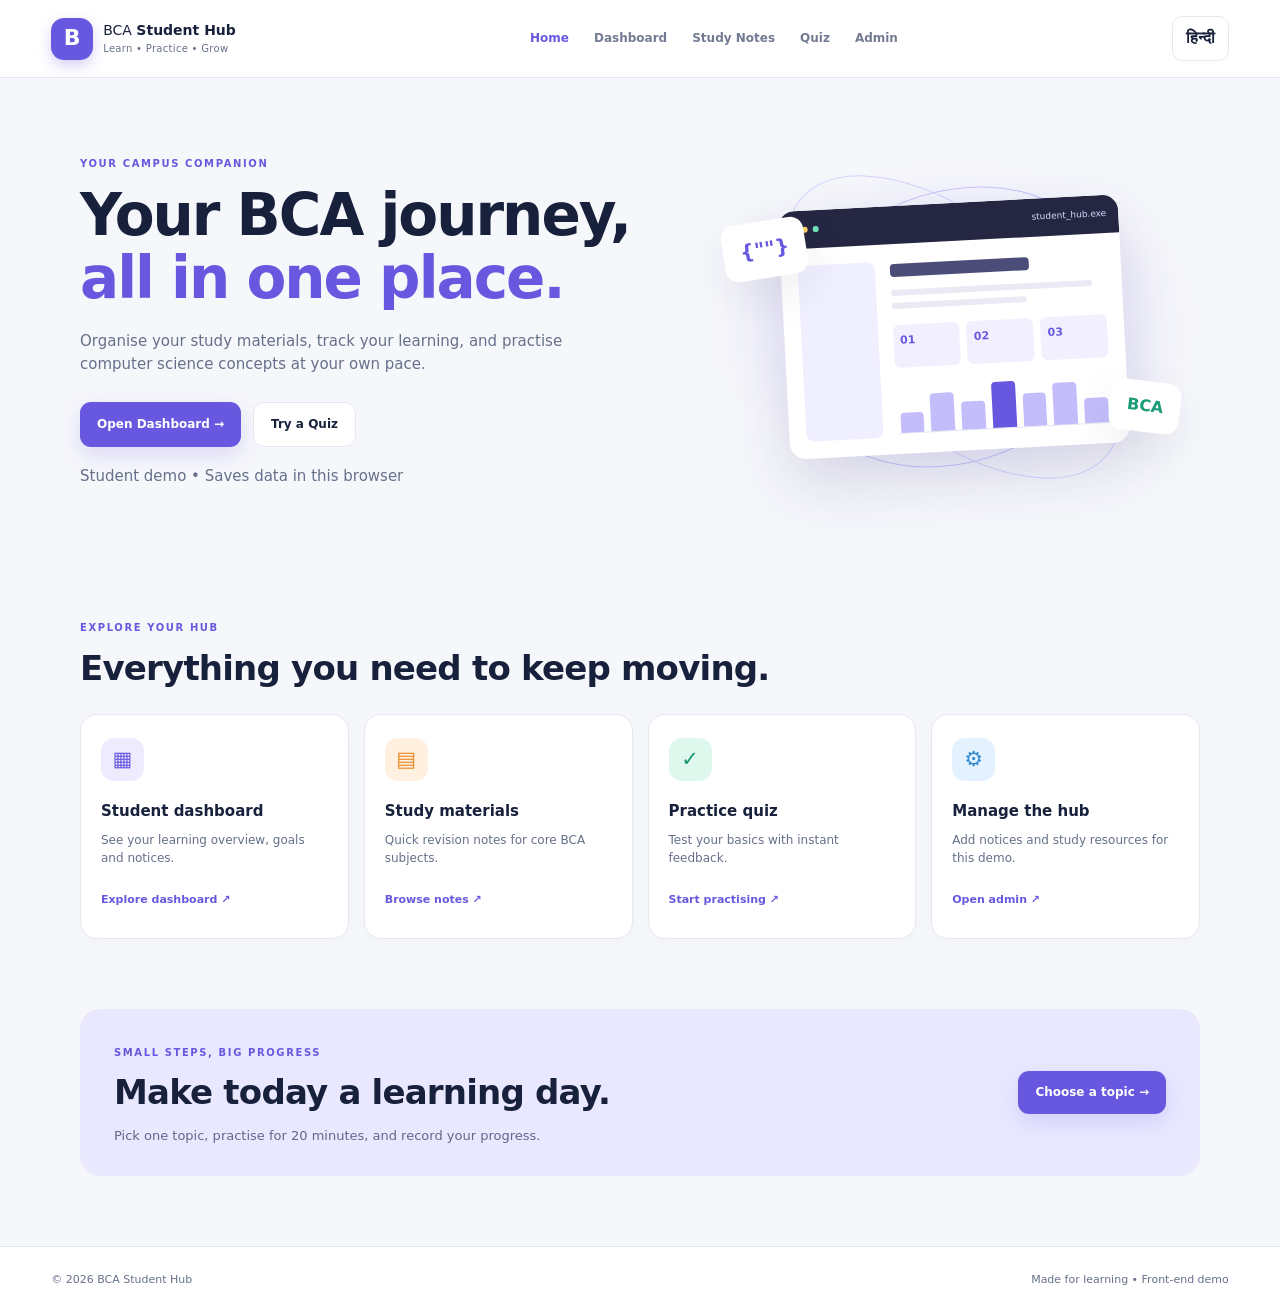
<file: index.html>
<!doctype html>
<html lang="en">
<head>
  <meta charset="utf-8"><meta name="viewport" content="width=device-width,initial-scale=1">
  <title>BCA Student Hub</title>
  <link rel="stylesheet" href="style.css">
  <script defer src="script.js"></script>
</head>
<body data-page="home">
<header class="topbar">
  <a class="brand" href="index.html"><span class="brand-mark">B</span><span>BCA <b>Student Hub</b><small data-en="Learn • Practice • Grow" data-hi="सीखें • अभ्यास करें • आगे बढ़ें">Learn • Practice • Grow</small></span></a>
  <nav><a class="active" href="index.html" data-en="Home" data-hi="होम">Home</a><a href="dashboard.html" data-en="Dashboard" data-hi="डैशबोर्ड">Dashboard</a><a href="notes.html" data-en="Study Notes" data-hi="स्टडी नोट्स">Study Notes</a><a href="quiz.html" data-en="Quiz" data-hi="क्विज़">Quiz</a><a href="admin.html" data-en="Admin" data-hi="एडमिन">Admin</a></nav>
  <button class="lang-toggle" id="langToggle" type="button">हिन्दी</button>
</header>
<main>
  <section class="hero wrap">
    <div class="hero-copy"><span class="eyebrow" data-en="YOUR CAMPUS COMPANION" data-hi="आपका पढ़ाई का साथी">YOUR CAMPUS COMPANION</span>
      <h1 data-en="Your BCA journey, <em>all in one place.</em>" data-hi="आपकी BCA पढ़ाई, <em>एक ही जगह।</em>">Your BCA journey, <em>all in one place.</em></h1>
      <p data-en="Organise your study materials, track your learning, and practise computer science concepts at your own pace." data-hi="अपने स्टडी मटेरियल व्यवस्थित करें, पढ़ाई की प्रगति देखें और कंप्यूटर साइंस का अभ्यास अपनी गति से करें।">Organise your study materials, track your learning, and practise computer science concepts at your own pace.</p>
      <div class="actions"><a class="btn primary" href="dashboard.html" data-en="Open Dashboard →" data-hi="डैशबोर्ड खोलें →">Open Dashboard →</a><a class="btn secondary" href="quiz.html" data-en="Try a Quiz" data-hi="क्विज़ दें">Try a Quiz</a></div>
      <p class="tiny" data-en="Student demo • Saves data in this browser" data-hi="स्टूडेंट डेमो • डेटा इसी ब्राउज़र में सेव होता है">Student demo • Saves data in this browser</p>
    </div>
    <div class="hero-art"><div class="orbit orbit-one"></div><div class="orbit orbit-two"></div><div class="screen-card"><div class="screen-top"><i></i><i></i><i></i><span>student_hub.exe</span></div><div class="screen-body"><div class="mini-side"></div><div class="mini-content"><div class="mini-title"></div><div class="mini-line"></div><div class="mini-line short"></div><div class="mini-stats"><span>01</span><span>02</span><span>03</span></div><div class="mini-chart"><b></b><b></b><b></b><b></b><b></b><b></b><b></b></div></div></div></div><div class="floating-tag tag-a">{"</>"}</div><div class="floating-tag tag-b">BCA</div></div>
  </section>
  <section class="wrap section"><div class="section-heading"><div><span class="eyebrow" data-en="EXPLORE YOUR HUB" data-hi="अपने हब को जानें">EXPLORE YOUR HUB</span><h2 data-en="Everything you need to keep moving." data-hi="पढ़ाई जारी रखने के लिए ज़रूरी सब कुछ।">Everything you need to keep moving.</h2></div></div>
    <div class="feature-grid">
      <a class="feature-card" href="dashboard.html"><span class="feature-icon purple">▦</span><h3 data-en="Student dashboard" data-hi="स्टूडेंट डैशबोर्ड">Student dashboard</h3><p data-en="See your learning overview, goals and notices." data-hi="पढ़ाई का सारांश, लक्ष्य और नोटिस देखें।">See your learning overview, goals and notices.</p><span class="card-link" data-en="Explore dashboard ↗" data-hi="डैशबोर्ड देखें ↗">Explore dashboard ↗</span></a>
      <a class="feature-card" href="notes.html"><span class="feature-icon orange">▤</span><h3 data-en="Study materials" data-hi="स्टडी मटेरियल">Study materials</h3><p data-en="Quick revision notes for core BCA subjects." data-hi="BCA के मुख्य विषयों के लिए रिविज़न नोट्स।">Quick revision notes for core BCA subjects.</p><span class="card-link" data-en="Browse notes ↗" data-hi="नोट्स देखें ↗">Browse notes ↗</span></a>
      <a class="feature-card" href="quiz.html"><span class="feature-icon green">✓</span><h3 data-en="Practice quiz" data-hi="प्रैक्टिस क्विज़">Practice quiz</h3><p data-en="Test your basics with instant feedback." data-hi="तुरंत परिणाम के साथ अपनी बुनियादी जानकारी जाँचें।">Test your basics with instant feedback.</p><span class="card-link" data-en="Start practising ↗" data-hi="अभ्यास शुरू करें ↗">Start practising ↗</span></a>
      <a class="feature-card" href="admin.html"><span class="feature-icon blue">⚙</span><h3 data-en="Manage the hub" data-hi="हब मैनेज करें">Manage the hub</h3><p data-en="Add notices and study resources for this demo." data-hi="इस डेमो में नोटिस और स्टडी रिसोर्स जोड़ें।">Add notices and study resources for this demo.</p><span class="card-link" data-en="Open admin ↗" data-hi="एडमिन खोलें ↗">Open admin ↗</span></a>
    </div>
  </section>
  <section class="wrap callout"><div><span class="eyebrow" data-en="SMALL STEPS, BIG PROGRESS" data-hi="छोटे कदम, बड़ी प्रगति">SMALL STEPS, BIG PROGRESS</span><h2 data-en="Make today a learning day." data-hi="आज कुछ नया सीखें।">Make today a learning day.</h2><p data-en="Pick one topic, practise for 20 minutes, and record your progress." data-hi="एक विषय चुनें, 20 मिनट अभ्यास करें और अपनी प्रगति दर्ज करें।">Pick one topic, practise for 20 minutes, and record your progress.</p></div><a class="btn primary" href="notes.html" data-en="Choose a topic →" data-hi="विषय चुनें →">Choose a topic →</a></section>
</main>
<footer class="footer"><span>© <span id="year"></span> BCA Student Hub</span><span data-en="Made for learning • Front-end demo" data-hi="सीखने के लिए बनाया गया • फ्रंट-एंड डेमो">Made for learning • Front-end demo</span></footer>
</body></html>
</file>
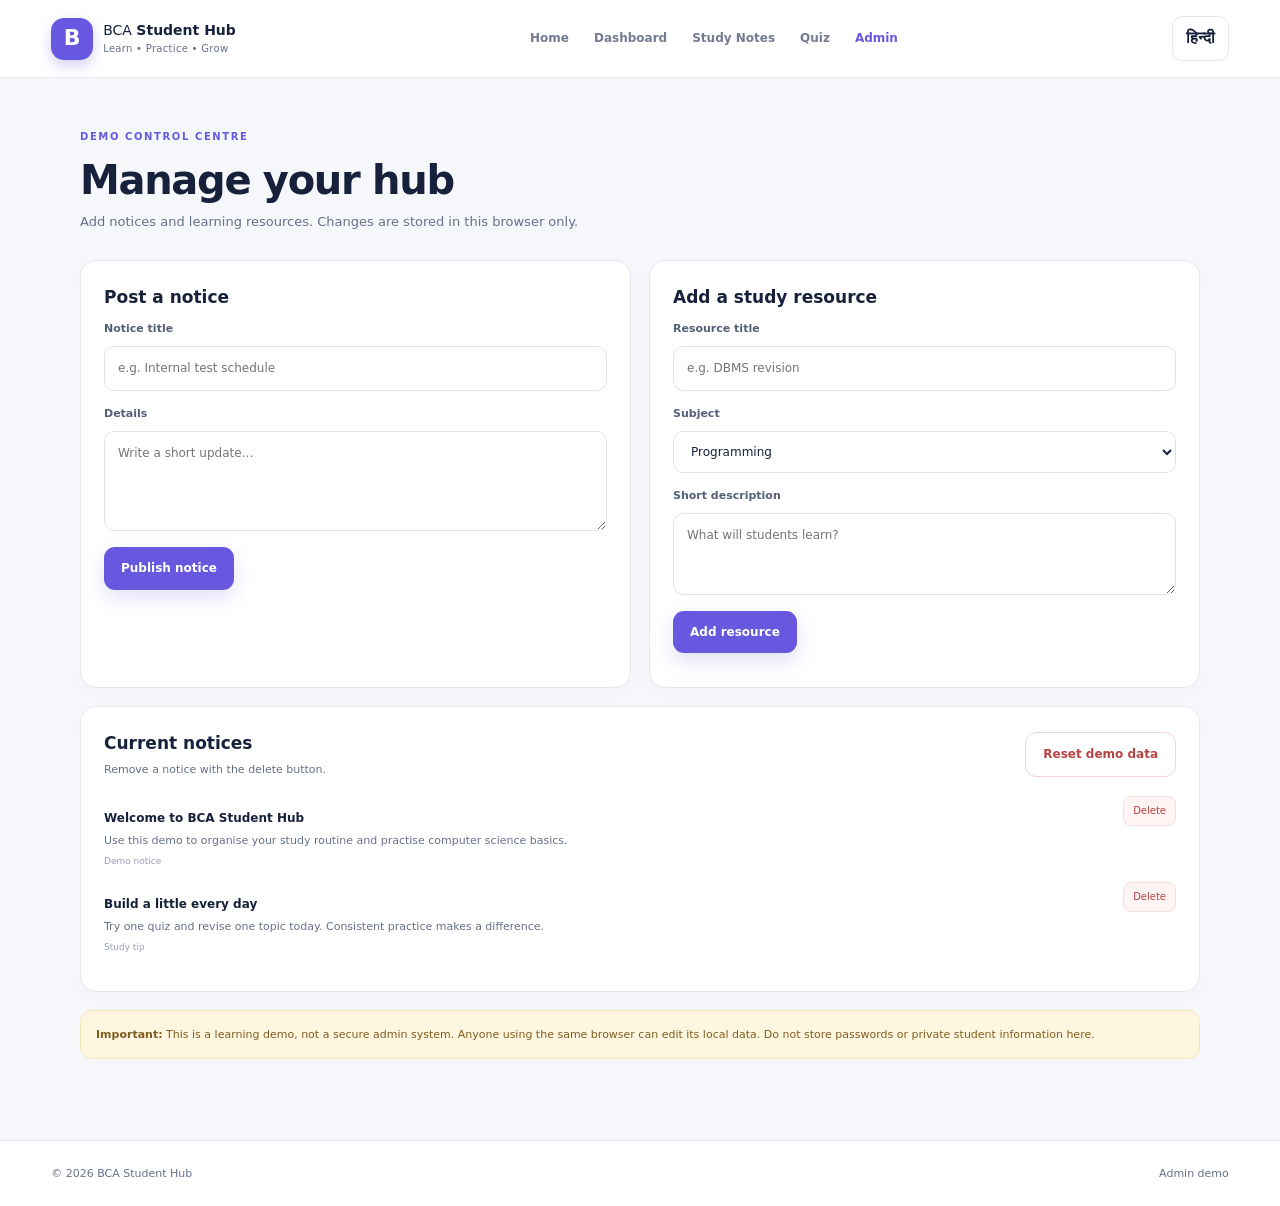
<file: admin.html>
<!doctype html><html lang="en"><head><meta charset="utf-8"><meta name="viewport" content="width=device-width,initial-scale=1"><title>Admin | BCA Student Hub</title><link rel="stylesheet" href="style.css"><script defer src="script.js"></script></head><body data-page="admin"><header class="topbar"><a class="brand" href="index.html"><span class="brand-mark">B</span><span>BCA <b>Student Hub</b><small>Learn • Practice • Grow</small></span></a><nav><a href="index.html" data-en="Home" data-hi="होम">Home</a><a href="dashboard.html" data-en="Dashboard" data-hi="डैशबोर्ड">Dashboard</a><a href="notes.html" data-en="Study Notes" data-hi="स्टडी नोट्स">Study Notes</a><a href="quiz.html" data-en="Quiz" data-hi="क्विज़">Quiz</a><a class="active" href="admin.html" data-en="Admin" data-hi="एडमिन">Admin</a></nav><button class="lang-toggle" id="langToggle">हिन्दी</button></header>
<main class="wrap page-main"><div class="page-title"><div><span class="eyebrow" data-en="DEMO CONTROL CENTRE" data-hi="डेमो कंट्रोल सेंटर">DEMO CONTROL CENTRE</span><h1 data-en="Manage your hub" data-hi="अपने हब को मैनेज करें">Manage your hub</h1><p data-en="Add notices and learning resources. Changes are stored in this browser only." data-hi="नोटिस और स्टडी रिसोर्स जोड़ें। बदलाव केवल इसी ब्राउज़र में सेव होंगे।">Add notices and learning resources. Changes are stored in this browser only.</p></div></div><div class="admin-grid"><section class="panel"><h2 data-en="Post a notice" data-hi="नोटिस पोस्ट करें">Post a notice</h2><form id="noticeForm" class="form-stack"><label for="noticeTitle" data-en="Notice title" data-hi="नोटिस का शीर्षक">Notice title</label><input id="noticeTitle" required maxlength="90" placeholder="e.g. Internal test schedule"><label for="noticeBody" data-en="Details" data-hi="जानकारी">Details</label><textarea id="noticeBody" required maxlength="300" rows="4" placeholder="Write a short update…"></textarea><button class="btn primary" type="submit" data-en="Publish notice" data-hi="नोटिस प्रकाशित करें">Publish notice</button></form><p id="noticeFeedback" class="tiny" aria-live="polite"></p></section><section class="panel"><h2 data-en="Add a study resource" data-hi="स्टडी रिसोर्स जोड़ें">Add a study resource</h2><form id="resourceForm" class="form-stack"><label for="resourceTitle" data-en="Resource title" data-hi="रिसोर्स का शीर्षक">Resource title</label><input id="resourceTitle" required maxlength="80" placeholder="e.g. DBMS revision"><label for="resourceSubject" data-en="Subject" data-hi="विषय">Subject</label><select id="resourceSubject"><option>Programming</option><option>Database</option><option>Web Development</option><option>Networking</option><option>Mathematics</option><option>Computer Fundamentals</option></select><label for="resourceDescription" data-en="Short description" data-hi="छोटा विवरण">Short description</label><textarea id="resourceDescription" required maxlength="220" rows="3" placeholder="What will students learn?"></textarea><button class="btn primary" type="submit" data-en="Add resource" data-hi="रिसोर्स जोड़ें">Add resource</button></form><p id="resourceFeedback" class="tiny" aria-live="polite"></p></section></div><section class="panel admin-list-panel"><div class="panel-head"><div><h2 data-en="Current notices" data-hi="मौजूदा नोटिस">Current notices</h2><p data-en="Remove a notice with the delete button." data-hi="डिलीट बटन से नोटिस हटाएँ।">Remove a notice with the delete button.</p></div><button id="resetDemo" class="btn danger-outline" type="button" data-en="Reset demo data" data-hi="डेमो डेटा रीसेट करें">Reset demo data</button></div><div id="adminNoticeList" class="notice-list"></div></section><p class="warning-note"><b data-en="Important:" data-hi="ज़रूरी बात:">Important:</b> <span data-en="This is a learning demo, not a secure admin system. Anyone using the same browser can edit its local data. Do not store passwords or private student information here." data-hi="यह सीखने के लिए डेमो है, सुरक्षित एडमिन सिस्टम नहीं। इसी ब्राउज़र का उपयोग करने वाला कोई भी व्यक्ति डेटा बदल सकता है। यहाँ पासवर्ड या निजी छात्र जानकारी न रखें।">This is a learning demo, not a secure admin system. Anyone using the same browser can edit its local data. Do not store passwords or private student information here.</span></p></main><footer class="footer"><span>© <span id="year"></span> BCA Student Hub</span><span>Admin demo</span></footer></body></html>
</file>
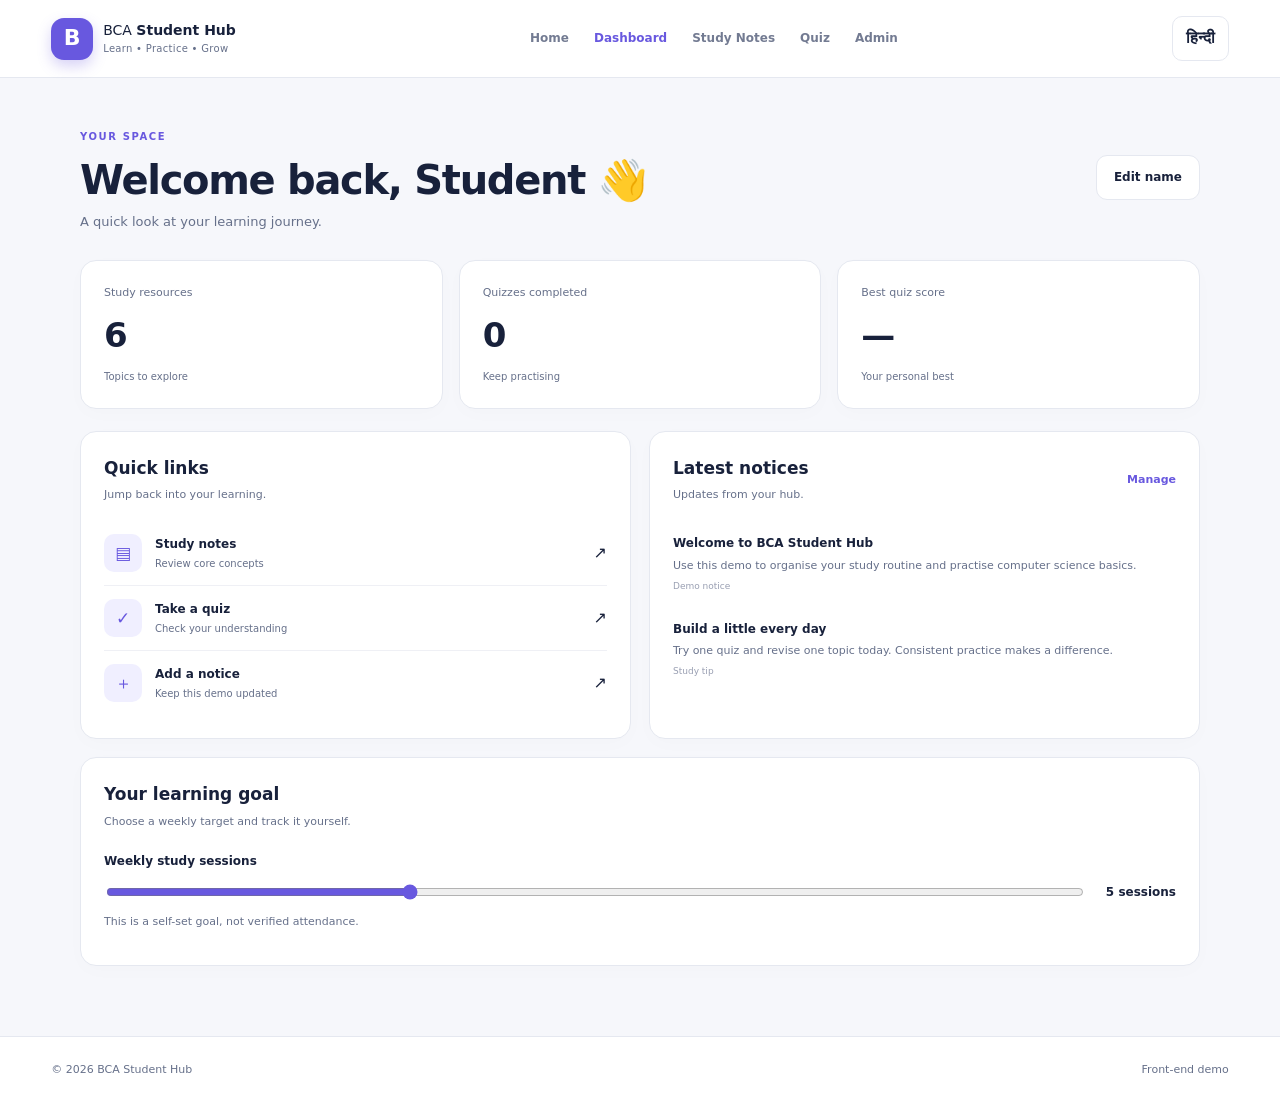
<file: dashboard.html>
<!doctype html>
<html lang="en"><head><meta charset="utf-8"><meta name="viewport" content="width=device-width,initial-scale=1"><title>Dashboard | BCA Student Hub</title><link rel="stylesheet" href="style.css"><script defer src="script.js"></script></head>
<body data-page="dashboard"><header class="topbar"><a class="brand" href="index.html"><span class="brand-mark">B</span><span>BCA <b>Student Hub</b><small>Learn • Practice • Grow</small></span></a><nav><a href="index.html" data-en="Home" data-hi="होम">Home</a><a class="active" href="dashboard.html" data-en="Dashboard" data-hi="डैशबोर्ड">Dashboard</a><a href="notes.html" data-en="Study Notes" data-hi="स्टडी नोट्स">Study Notes</a><a href="quiz.html" data-en="Quiz" data-hi="क्विज़">Quiz</a><a href="admin.html" data-en="Admin" data-hi="एडमिन">Admin</a></nav><button class="lang-toggle" id="langToggle">हिन्दी</button></header>
<main class="wrap page-main"><div class="page-title"><div><span class="eyebrow" data-en="YOUR SPACE" data-hi="आपकी जगह">YOUR SPACE</span><h1><span data-en="Welcome back," data-hi="वापसी पर स्वागत है,">Welcome back,</span> <span id="studentName">Student</span> 👋</h1><p data-en="A quick look at your learning journey." data-hi="आपकी पढ़ाई की प्रगति पर एक नज़र।">A quick look at your learning journey.</p></div><button class="btn secondary" id="editName" data-en="Edit name" data-hi="नाम बदलें">Edit name</button></div>
<div class="stats-grid"><article class="stat-card"><span class="stat-label" data-en="Study resources" data-hi="स्टडी रिसोर्स">Study resources</span><strong id="resourceCount">6</strong><span class="stat-foot" data-en="Topics to explore" data-hi="सीखने के विषय">Topics to explore</span></article><article class="stat-card"><span class="stat-label" data-en="Quizzes completed" data-hi="पूरे किए क्विज़">Quizzes completed</span><strong id="quizCount">0</strong><span class="stat-foot" data-en="Keep practising" data-hi="अभ्यास जारी रखें">Keep practising</span></article><article class="stat-card"><span class="stat-label" data-en="Best quiz score" data-hi="सबसे अच्छा स्कोर">Best quiz score</span><strong id="bestScore">—</strong><span class="stat-foot" data-en="Your personal best" data-hi="आपका सर्वश्रेष्ठ स्कोर">Your personal best</span></article></div>
<div class="content-grid"><section class="panel"><div class="panel-head"><div><h2 data-en="Quick links" data-hi="ज़रूरी लिंक">Quick links</h2><p data-en="Jump back into your learning." data-hi="अपनी पढ़ाई फिर से शुरू करें।">Jump back into your learning.</p></div></div><div class="quick-links"><a href="notes.html"><span class="quick-icon">▤</span><span><b data-en="Study notes" data-hi="स्टडी नोट्स">Study notes</b><small data-en="Review core concepts" data-hi="मुख्य कॉन्सेप्ट दोहराएँ">Review core concepts</small></span><span>↗</span></a><a href="quiz.html"><span class="quick-icon">✓</span><span><b data-en="Take a quiz" data-hi="क्विज़ दें">Take a quiz</b><small data-en="Check your understanding" data-hi="अपनी समझ जाँचें">Check your understanding</small></span><span>↗</span></a><a href="admin.html"><span class="quick-icon">＋</span><span><b data-en="Add a notice" data-hi="नोटिस जोड़ें">Add a notice</b><small data-en="Keep this demo updated" data-hi="इस डेमो को अपडेट रखें">Keep this demo updated</small></span><span>↗</span></a></div></section>
<section class="panel"><div class="panel-head"><div><h2 data-en="Latest notices" data-hi="नए नोटिस">Latest notices</h2><p data-en="Updates from your hub." data-hi="आपके हब के अपडेट।">Updates from your hub.</p></div><a href="admin.html" class="text-link" data-en="Manage" data-hi="मैनेज करें">Manage</a></div><div id="noticeList" class="notice-list"></div></section></div>
<div class="panel progress-panel"><div class="panel-head"><div><h2 data-en="Your learning goal" data-hi="आपका सीखने का लक्ष्य">Your learning goal</h2><p data-en="Choose a weekly target and track it yourself." data-hi="साप्ताहिक लक्ष्य चुनें और अपनी प्रगति दर्ज करें।">Choose a weekly target and track it yourself.</p></div></div><label for="goalRange" data-en="Weekly study sessions" data-hi="साप्ताहिक पढ़ाई सेशन">Weekly study sessions</label><div class="goal-row"><input id="goalRange" type="range" min="1" max="14" value="5"><strong><span id="goalValue">5</span> <span data-en="sessions" data-hi="सेशन">sessions</span></strong></div><p class="tiny" data-en="This is a self-set goal, not verified attendance." data-hi="यह आपका चुना हुआ लक्ष्य है, सत्यापित अटेंडेंस नहीं।">This is a self-set goal, not verified attendance.</p></div></main><footer class="footer"><span>© <span id="year"></span> BCA Student Hub</span><span>Front-end demo</span></footer></body></html>
</file>
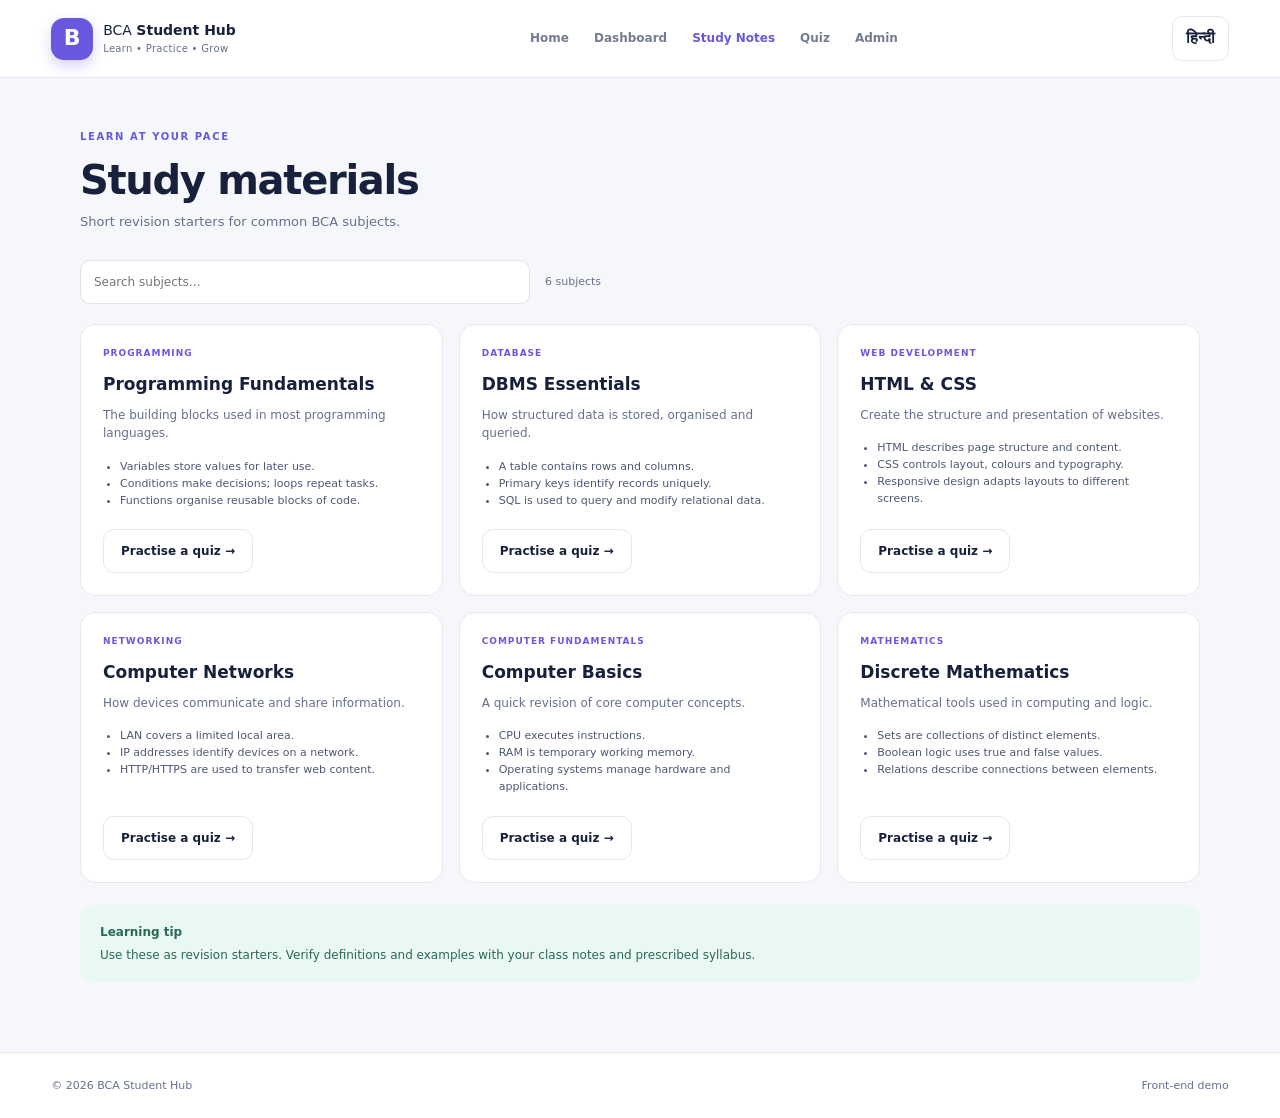
<file: notes.html>
<!doctype html><html lang="en"><head><meta charset="utf-8"><meta name="viewport" content="width=device-width,initial-scale=1"><title>Study Notes | BCA Student Hub</title><link rel="stylesheet" href="style.css"><script defer src="script.js"></script></head><body data-page="notes"><header class="topbar"><a class="brand" href="index.html"><span class="brand-mark">B</span><span>BCA <b>Student Hub</b><small>Learn • Practice • Grow</small></span></a><nav><a href="index.html" data-en="Home" data-hi="होम">Home</a><a href="dashboard.html" data-en="Dashboard" data-hi="डैशबोर्ड">Dashboard</a><a class="active" href="notes.html" data-en="Study Notes" data-hi="स्टडी नोट्स">Study Notes</a><a href="quiz.html" data-en="Quiz" data-hi="क्विज़">Quiz</a><a href="admin.html" data-en="Admin" data-hi="एडमिन">Admin</a></nav><button class="lang-toggle" id="langToggle">हिन्दी</button></header>
<main class="wrap page-main"><div class="page-title"><div><span class="eyebrow" data-en="LEARN AT YOUR PACE" data-hi="अपनी गति से सीखें">LEARN AT YOUR PACE</span><h1 data-en="Study materials" data-hi="स्टडी मटेरियल">Study materials</h1><p data-en="Short revision starters for common BCA subjects." data-hi="BCA के आम विषयों के लिए छोटे रिविज़न नोट्स।">Short revision starters for common BCA subjects.</p></div></div><div class="search-row"><input id="noteSearch" type="search" placeholder="Search subjects…" aria-label="Search subjects"><span class="tiny" id="noteCount"></span></div><div id="notesGrid" class="notes-grid"></div><div class="info-banner"><b data-en="Learning tip" data-hi="पढ़ाई की सलाह">Learning tip</b><p data-en="Use these as revision starters. Verify definitions and examples with your class notes and prescribed syllabus." data-hi="इनका उपयोग रिविज़न की शुरुआत के लिए करें। परिभाषाएँ और उदाहरण अपनी क्लास नोटबुक व सिलेबस से जाँचें।">Use these as revision starters. Verify definitions and examples with your class notes and prescribed syllabus.</p></div></main><footer class="footer"><span>© <span id="year"></span> BCA Student Hub</span><span>Front-end demo</span></footer></body></html>
</file>
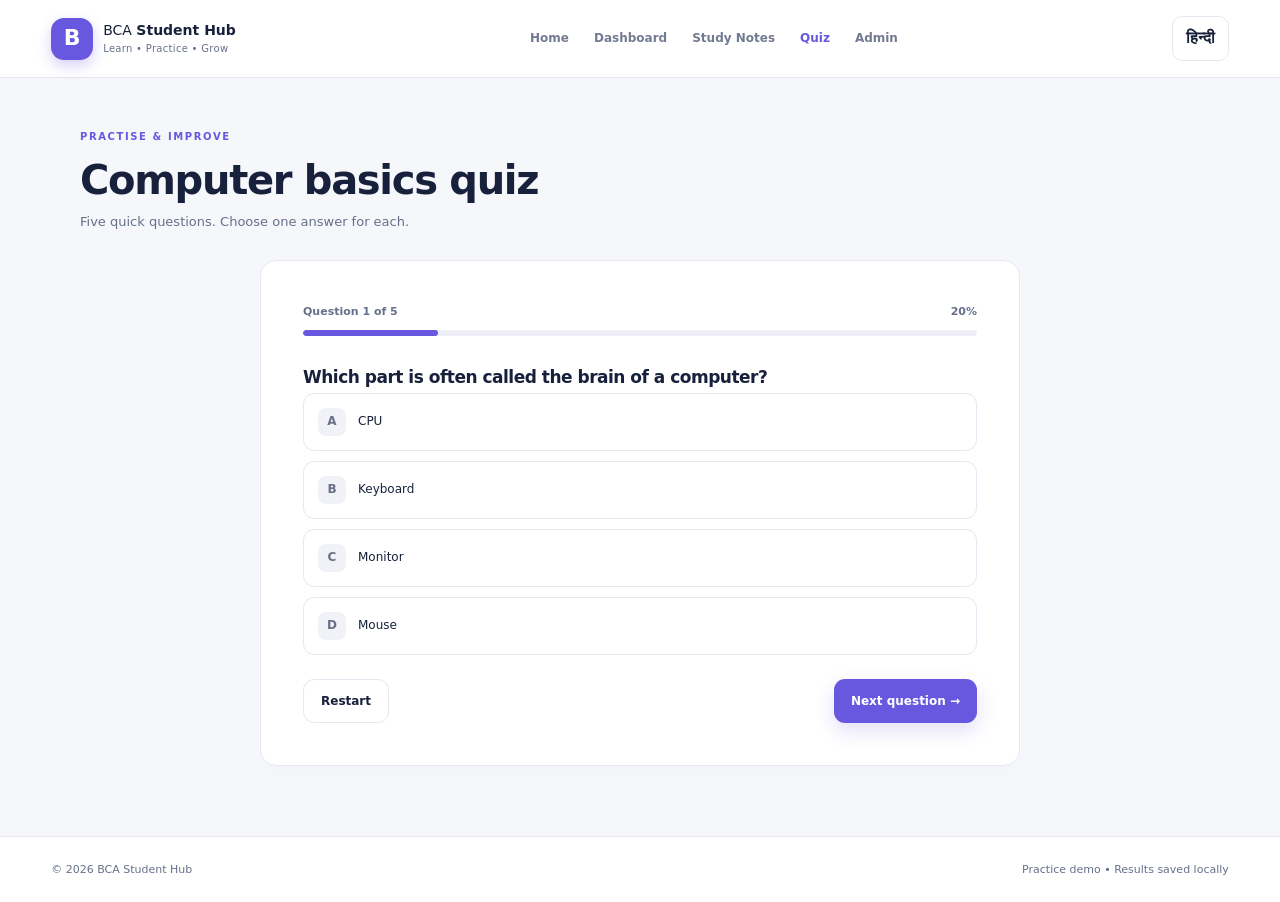
<file: quiz.html>
<!doctype html><html lang="en"><head><meta charset="utf-8"><meta name="viewport" content="width=device-width,initial-scale=1"><title>Quiz | BCA Student Hub</title><link rel="stylesheet" href="style.css"><script defer src="script.js"></script></head><body data-page="quiz"><header class="topbar"><a class="brand" href="index.html"><span class="brand-mark">B</span><span>BCA <b>Student Hub</b><small>Learn • Practice • Grow</small></span></a><nav><a href="index.html" data-en="Home" data-hi="होम">Home</a><a href="dashboard.html" data-en="Dashboard" data-hi="डैशबोर्ड">Dashboard</a><a href="notes.html" data-en="Study Notes" data-hi="स्टडी नोट्स">Study Notes</a><a class="active" href="quiz.html" data-en="Quiz" data-hi="क्विज़">Quiz</a><a href="admin.html" data-en="Admin" data-hi="एडमिन">Admin</a></nav><button class="lang-toggle" id="langToggle">हिन्दी</button></header>
<main class="wrap page-main"><div class="page-title"><div><span class="eyebrow" data-en="PRACTISE & IMPROVE" data-hi="अभ्यास करें और बेहतर बनें">PRACTISE & IMPROVE</span><h1 data-en="Computer basics quiz" data-hi="कंप्यूटर बेसिक्स क्विज़">Computer basics quiz</h1><p data-en="Five quick questions. Choose one answer for each." data-hi="पाँच छोटे सवाल। हर सवाल का एक उत्तर चुनें।">Five quick questions. Choose one answer for each.</p></div></div><section class="quiz-shell panel"><div class="quiz-meta"><span id="questionCounter">Question 1 of 5</span><span id="quizProgressLabel">20%</span></div><div class="progress-track"><span id="quizProgress" style="width:20%"></span></div><div id="quizArea"></div><div class="quiz-actions"><button class="btn secondary" id="restartQuiz" data-en="Restart" data-hi="फिर से शुरू करें">Restart</button><button class="btn primary" id="nextQuestion" data-en="Next question →" data-hi="अगला सवाल →">Next question →</button></div><div id="quizResult" aria-live="polite"></div></section></main><footer class="footer"><span>© <span id="year"></span> BCA Student Hub</span><span>Practice demo • Results saved locally</span></footer></body></html>
</file>
<file: style.css>
:root{--ink:#18213b;--muted:#66708a;--paper:#f6f7fb;--white:#fff;--line:#e5e8f0;--purple:#6858df;--purple-dark:#4e40bd;--mint:#dff8ee;--shadow:0 16px 45px rgba(32,42,78,.08)}*{box-sizing:border-box}html{scroll-behavior:smooth}body{margin:0;background:var(--paper);color:var(--ink);font-family:Inter,ui-sans-serif,system-ui,-apple-system,"Segoe UI",sans-serif;line-height:1.55}a{color:inherit;text-decoration:none}button,input,textarea,select{font:inherit}.topbar{height:auto;min-height:78px;padding:14px max(4vw,20px);display:flex;align-items:center;gap:28px;background:#fff;border-bottom:1px solid var(--line);position:sticky;top:0;z-index:10}.brand{display:flex;align-items:center;gap:10px;min-width:205px;font-size:14px;line-height:1.2}.brand-mark{display:grid;place-items:center;width:42px;height:42px;border-radius:13px;background:var(--purple);color:#fff;font-weight:900;font-size:22px;box-shadow:0 6px 14px #6858df44}.brand b{font-weight:800}.brand small{display:block;color:var(--muted);font-size:10px;margin-top:4px;letter-spacing:.3px}.topbar nav{display:flex;align-items:center;justify-content:center;gap:clamp(10px,2vw,25px);flex:1}.topbar nav a{font-size:12px;font-weight:700;color:#737b92;white-space:nowrap}.topbar nav a:hover,.topbar nav a.active{color:var(--purple)}.lang-toggle{border:1px solid var(--line);background:#fff;color:var(--ink);border-radius:10px;padding:9px 13px;font-weight:800;cursor:pointer}.wrap{width:min(1120px,92%);margin:0 auto}.hero{display:grid;grid-template-columns:1.08fr .92fr;align-items:center;gap:50px;padding-top:72px;padding-bottom:76px;min-height:500px}.eyebrow{display:inline-block;font-size:10px;font-weight:900;letter-spacing:1.6px;color:var(--purple);margin-bottom:12px}.hero h1{font-size:clamp(36px,5vw,58px);line-height:1.09;letter-spacing:-2px;margin:0 0 20px;max-width:620px}.hero h1 em{font-style:normal;color:var(--purple)}.hero-copy>p{color:var(--muted);font-size:15px;max-width:500px}.actions{display:flex;gap:12px;flex-wrap:wrap;margin:26px 0 18px}.btn{display:inline-flex;align-items:center;justify-content:center;gap:8px;border:0;border-radius:11px;padding:12px 17px;font-weight:800;font-size:12px;cursor:pointer;transition:.18s}.btn:hover{transform:translateY(-1px)}.primary{background:var(--purple);color:white;box-shadow:0 8px 20px #6858df30}.primary:hover{background:var(--purple-dark)}.secondary{background:#fff;border:1px solid var(--line);color:var(--ink)}.tiny{font-size:11px;color:var(--muted)}.hero-art{min-height:330px;display:grid;place-items:center;position:relative;background:radial-gradient(ellipse at center,#e6e3ff 0,#eeedff 36%,transparent 70%)}.screen-card{width:min(340px,85%);background:#fff;border-radius:16px;overflow:hidden;box-shadow:0 25px 60px #3c347e2b;transform:rotate(-3deg);position:relative;z-index:2}.screen-top{height:38px;background:#242642;display:flex;align-items:center;gap:5px;padding:0 12px;color:#d6d8ff;font-size:9px}.screen-top i{width:6px;height:6px;border-radius:50%;background:#ff8d9c}.screen-top i:nth-child(2){background:#ffd16d}.screen-top i:nth-child(3){background:#6ee0ba}.screen-top span{margin-left:auto}.screen-body{display:flex;padding:17px;gap:15px;height:210px}.mini-side{width:25%;background:#f0efff;border-radius:8px}.mini-content{flex:1;padding-top:3px}.mini-title{height:13px;width:65%;background:#4c4c79;border-radius:4px;margin-bottom:13px}.mini-line{height:6px;width:94%;background:#e9eaf3;border-radius:4px;margin-bottom:7px}.mini-line.short{width:63%}.mini-stats{display:flex;gap:7px;margin-top:16px}.mini-stats span{height:43px;flex:1;border-radius:6px;background:#f2f0ff;color:var(--purple);font-size:11px;font-weight:900;padding:7px}.mini-chart{height:58px;display:flex;align-items:end;gap:7px;padding:6px 3px 0;margin-top:8px;border-bottom:1px solid var(--line)}.mini-chart b{flex:1;border-radius:4px 4px 0 0;background:#c4bdfc;height:40%}.mini-chart b:nth-child(2){height:75%}.mini-chart b:nth-child(3){height:55%}.mini-chart b:nth-child(4){height:90%;background:var(--purple)}.mini-chart b:nth-child(5){height:64%}.mini-chart b:nth-child(6){height:82%}.mini-chart b:nth-child(7){height:50%}.orbit{position:absolute;border:1px solid #c9c4fb;border-radius:50%;width:340px;height:270px;transform:rotate(-22deg)}.orbit-two{width:400px;height:210px;transform:rotate(40deg);border-color:#d5d1ff}.floating-tag{position:absolute;z-index:3;background:#fff;box-shadow:var(--shadow);border-radius:13px;padding:13px 17px;font-weight:900;color:var(--purple)}.tag-a{left:3%;top:18%;font-size:20px;transform:rotate(-9deg)}.tag-b{right:4%;bottom:18%;color:#199b75;transform:rotate(7deg)}.section{padding:35px 0 70px}.section-heading{display:flex;justify-content:space-between;align-items:end;margin-bottom:25px}.section h2,.callout h2{font-size:clamp(24px,3vw,34px);letter-spacing:-.8px;line-height:1.2;margin:0}.feature-grid{display:grid;grid-template-columns:repeat(4,1fr);gap:15px}.feature-card{background:#fff;border:1px solid var(--line);border-radius:17px;padding:23px 20px;min-height:225px;box-shadow:0 4px 15px #252c4b05;transition:.2s}.feature-card:hover{transform:translateY(-4px);box-shadow:var(--shadow);border-color:#d2cdfb}.feature-icon{display:grid;place-items:center;width:43px;height:43px;border-radius:13px;font-size:21px;font-weight:900;margin-bottom:19px}.purple{background:#eeebff;color:var(--purple)}.orange{background:#fff0df;color:#e98a28}.green{background:#dff8ee;color:#15966d}.blue{background:#e4f2ff;color:#3288cf}.feature-card h3{font-size:15px;margin:0 0 8px}.feature-card p{font-size:12px;color:var(--muted);margin:0 0 18px}.card-link,.text-link{font-size:11px;font-weight:900;color:var(--purple)}.callout{display:flex;justify-content:space-between;align-items:center;gap:24px;padding:30px 34px;margin-bottom:70px;background:#eae8ff;border-radius:20px}.callout p{color:#66658a;font-size:13px;margin-bottom:0}.footer{display:flex;justify-content:space-between;gap:20px;padding:24px 4%;font-size:11px;color:var(--muted);background:#fff;border-top:1px solid var(--line)}.page-main{padding-top:45px;padding-bottom:70px;min-height:75vh}.page-title{display:flex;align-items:center;justify-content:space-between;gap:20px;margin-bottom:28px}.page-title h1{font-size:clamp(28px,4vw,40px);letter-spacing:-1.3px;line-height:1.15;margin:0 0 9px}.page-title p{margin:0;color:var(--muted);font-size:13px}.stats-grid{display:grid;grid-template-columns:repeat(3,1fr);gap:16px;margin-bottom:22px}.stat-card,.panel{background:#fff;border:1px solid var(--line);border-radius:16px;padding:23px;box-shadow:0 5px 20px #252c4b04}.stat-label,.stat-foot{display:block;font-size:11px;color:var(--muted)}.stat-card strong{display:block;font-size:34px;letter-spacing:-1px;margin:8px 0}.stat-foot{font-size:10px}.content-grid{display:grid;grid-template-columns:1fr 1fr;gap:18px;margin-bottom:18px}.panel h2{font-size:17px;margin:0 0 5px}.panel-head{display:flex;justify-content:space-between;align-items:center;gap:15px;margin-bottom:18px}.panel-head p{font-size:11px;color:var(--muted);margin:0}.quick-links a{display:flex;align-items:center;gap:13px;padding:13px 0;border-top:1px solid #eff0f5}.quick-links a:first-child{border-top:0}.quick-icon{display:grid;place-items:center;background:#f0efff;color:var(--purple);width:38px;height:38px;border-radius:10px;font-size:17px}.quick-links a>span:nth-child(2){flex:1}.quick-links b,.quick-links small{display:block}.quick-links b{font-size:12px}.quick-links small{font-size:10px;color:var(--muted);margin-top:3px}.notice-item{padding:13px 0;border-top:1px solid #eff0f5}.notice-item:first-child{border-top:0}.notice-item h3{font-size:12px;margin:0 0 4px}.notice-item p{font-size:11px;color:var(--muted);margin:0;white-space:pre-wrap;overflow-wrap:anywhere}.notice-date{font-size:9px;color:#999fb2;display:block;margin-top:6px}.empty-state{padding:20px 0;color:var(--muted);font-size:12px}.progress-panel label{font-size:12px;font-weight:800}.goal-row{display:flex;align-items:center;gap:20px;margin-top:10px}.goal-row input{flex:1;accent-color:var(--purple)}.goal-row strong{font-size:12px;white-space:nowrap}.search-row{display:flex;align-items:center;gap:15px;margin:20px 0}.search-row input{max-width:450px}.notes-grid{display:grid;grid-template-columns:repeat(3,1fr);gap:16px}.note-card{background:#fff;border:1px solid var(--line);border-radius:16px;padding:22px;display:flex;flex-direction:column;min-height:220px}.note-tag{font-size:9px;letter-spacing:1px;color:var(--purple);font-weight:900;text-transform:uppercase}.note-card h2{font-size:17px;margin:10px 0 8px}.note-card p{font-size:12px;color:var(--muted);margin:0 0 15px}.note-card ul{padding-left:17px;margin:0 0 20px;color:#4e5872;font-size:11px}.note-card button{margin-top:auto;align-self:flex-start}.info-banner{margin-top:22px;padding:18px 20px;background:#e9f8f2;border-radius:13px;font-size:12px;color:#2a6954}.info-banner p{margin:4px 0 0}.quiz-shell{max-width:760px;margin:0 auto;padding:clamp(22px,5vw,42px)}.quiz-meta{display:flex;justify-content:space-between;font-size:11px;font-weight:800;color:var(--muted);margin-bottom:10px}.progress-track{height:6px;background:#eeeef7;border-radius:20px;overflow:hidden;margin-bottom:30px}.progress-track span{display:block;height:100%;background:var(--purple);border-radius:20px;transition:width .25s}.question-title{font-size:23px;line-height:1.3;margin:0 0 20px;letter-spacing:-.5px}.answers{display:grid;gap:10px}.answer-option{display:flex;align-items:center;gap:12px;text-align:left;padding:14px;border:1px solid var(--line);border-radius:11px;background:#fff;color:var(--ink);cursor:pointer;font-size:12px}.answer-option:hover{border-color:#bdb5fb}.answer-option.selected{border-color:var(--purple);background:#f3f1ff}.answer-option.correct{border-color:#27a77d;background:#eafaf4}.answer-option.incorrect{border-color:#df7777;background:#fff0f0}.answer-letter{display:grid;place-items:center;width:28px;height:28px;border-radius:8px;background:#f1f2f8;font-weight:900;color:#6a7085;flex-shrink:0}.answer-option.selected .answer-letter{background:var(--purple);color:#fff}.quiz-actions{display:flex;justify-content:space-between;gap:12px;margin-top:24px}.quiz-feedback{font-size:12px;margin-top:14px;color:var(--muted)}.result-box{padding:20px;background:#f0efff;border-radius:12px;margin-top:18px}.result-box strong{font-size:28px;color:var(--purple)}.result-box p{font-size:12px;color:var(--muted)}.admin-grid{display:grid;grid-template-columns:1fr 1fr;gap:18px}.form-stack{display:grid;gap:9px}.form-stack label{font-size:11px;font-weight:800;color:#555f79;margin-top:5px}.form-stack input,.form-stack textarea,.form-stack select,input[type=search]{width:100%;border:1px solid #dfe3ed;border-radius:10px;padding:12px 13px;background:#fff;color:var(--ink);outline:none;font-size:12px}.form-stack input:focus,.form-stack textarea:focus,.form-stack select:focus,input[type=search]:focus{border-color:#a69cf5;box-shadow:0 0 0 3px #6858df12}.form-stack textarea{resize:vertical}.form-stack .btn{margin-top:7px;justify-self:start}.admin-list-panel{margin-top:18px}.danger-outline{background:#fff;color:#b74343;border:1px solid #f0d5d5}.delete-btn{font-size:10px;padding:6px 9px;background:#fff4f4;border:1px solid #f4dede;color:#b74343;border-radius:8px;cursor:pointer}.admin-notice-row{display:flex;align-items:start;gap:15px}.admin-notice-row .notice-item{flex:1}.warning-note{font-size:11px;color:#805d21;background:#fff6df;border:1px solid #f5e5b8;border-radius:12px;padding:15px;margin-top:18px}.no-results{grid-column:1/-1;color:var(--muted);padding:25px;background:#fff;border-radius:12px}@media(max-width:850px){.topbar{gap:14px;flex-wrap:wrap}.topbar nav{order:3;flex-basis:100%;justify-content:flex-start;overflow-x:auto;padding:5px 0}.hero{gap:20px;padding-top:45px}.feature-grid{grid-template-columns:repeat(2,1fr)}.notes-grid{grid-template-columns:repeat(2,1fr)}}@media(max-width:600px){.topbar{padding:12px 4%;}.brand{min-width:0;flex:1}.hero{grid-template-columns:1fr;padding-top:42px;padding-bottom:30px}.hero-art{min-height:270px}.hero h1{letter-spacing:-1.2px}.section{padding-bottom:45px}.feature-grid,.notes-grid,.stats-grid,.content-grid,.admin-grid{grid-template-columns:1fr}.feature-card{min-height:0}.callout{align-items:flex-start;flex-direction:column;padding:25px;margin-bottom:40px}.page-main{padding-top:30px}.page-title{align-items:flex-start;flex-direction:column}.footer{flex-direction:column;gap:7px}.panel{padding:19px}.quiz-shell{padding:20px}.question-title{font-size:20px}.panel-head{align-items:flex-start;flex-wrap:wrap}}
</file>
